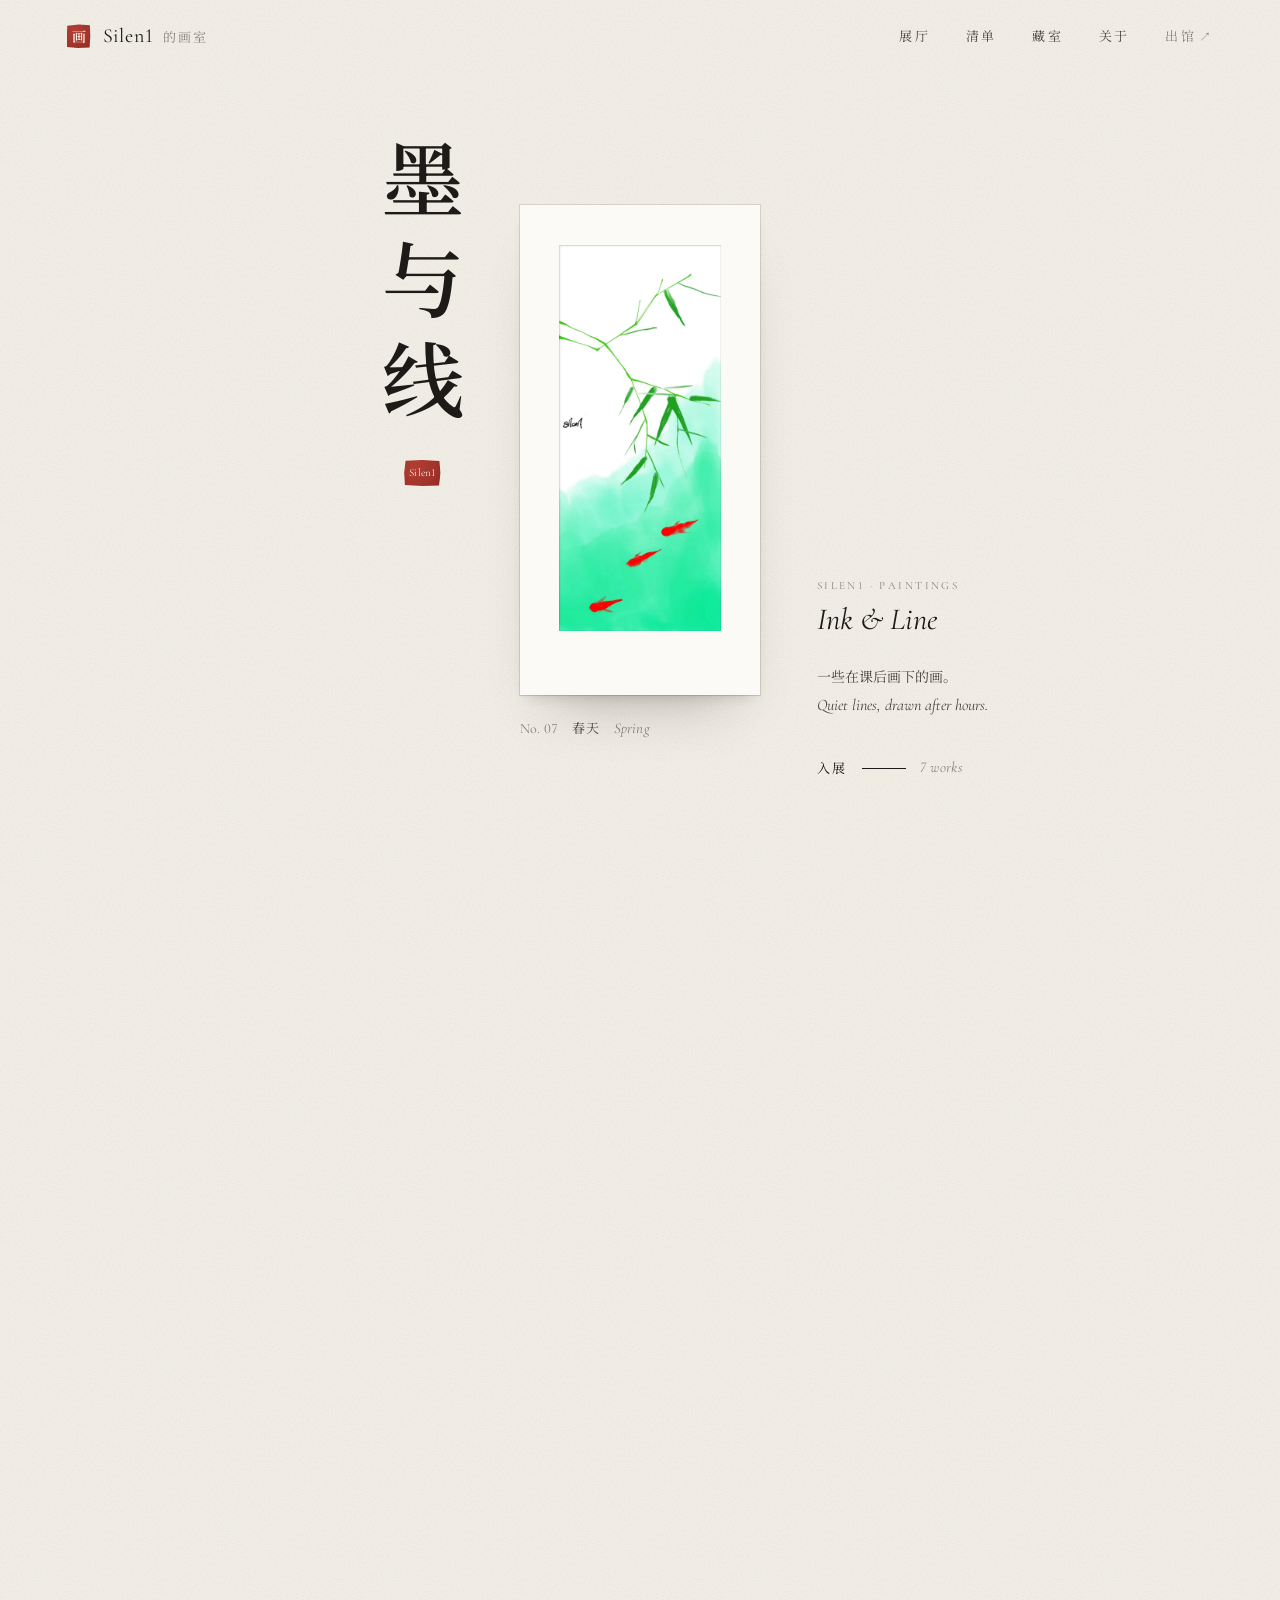
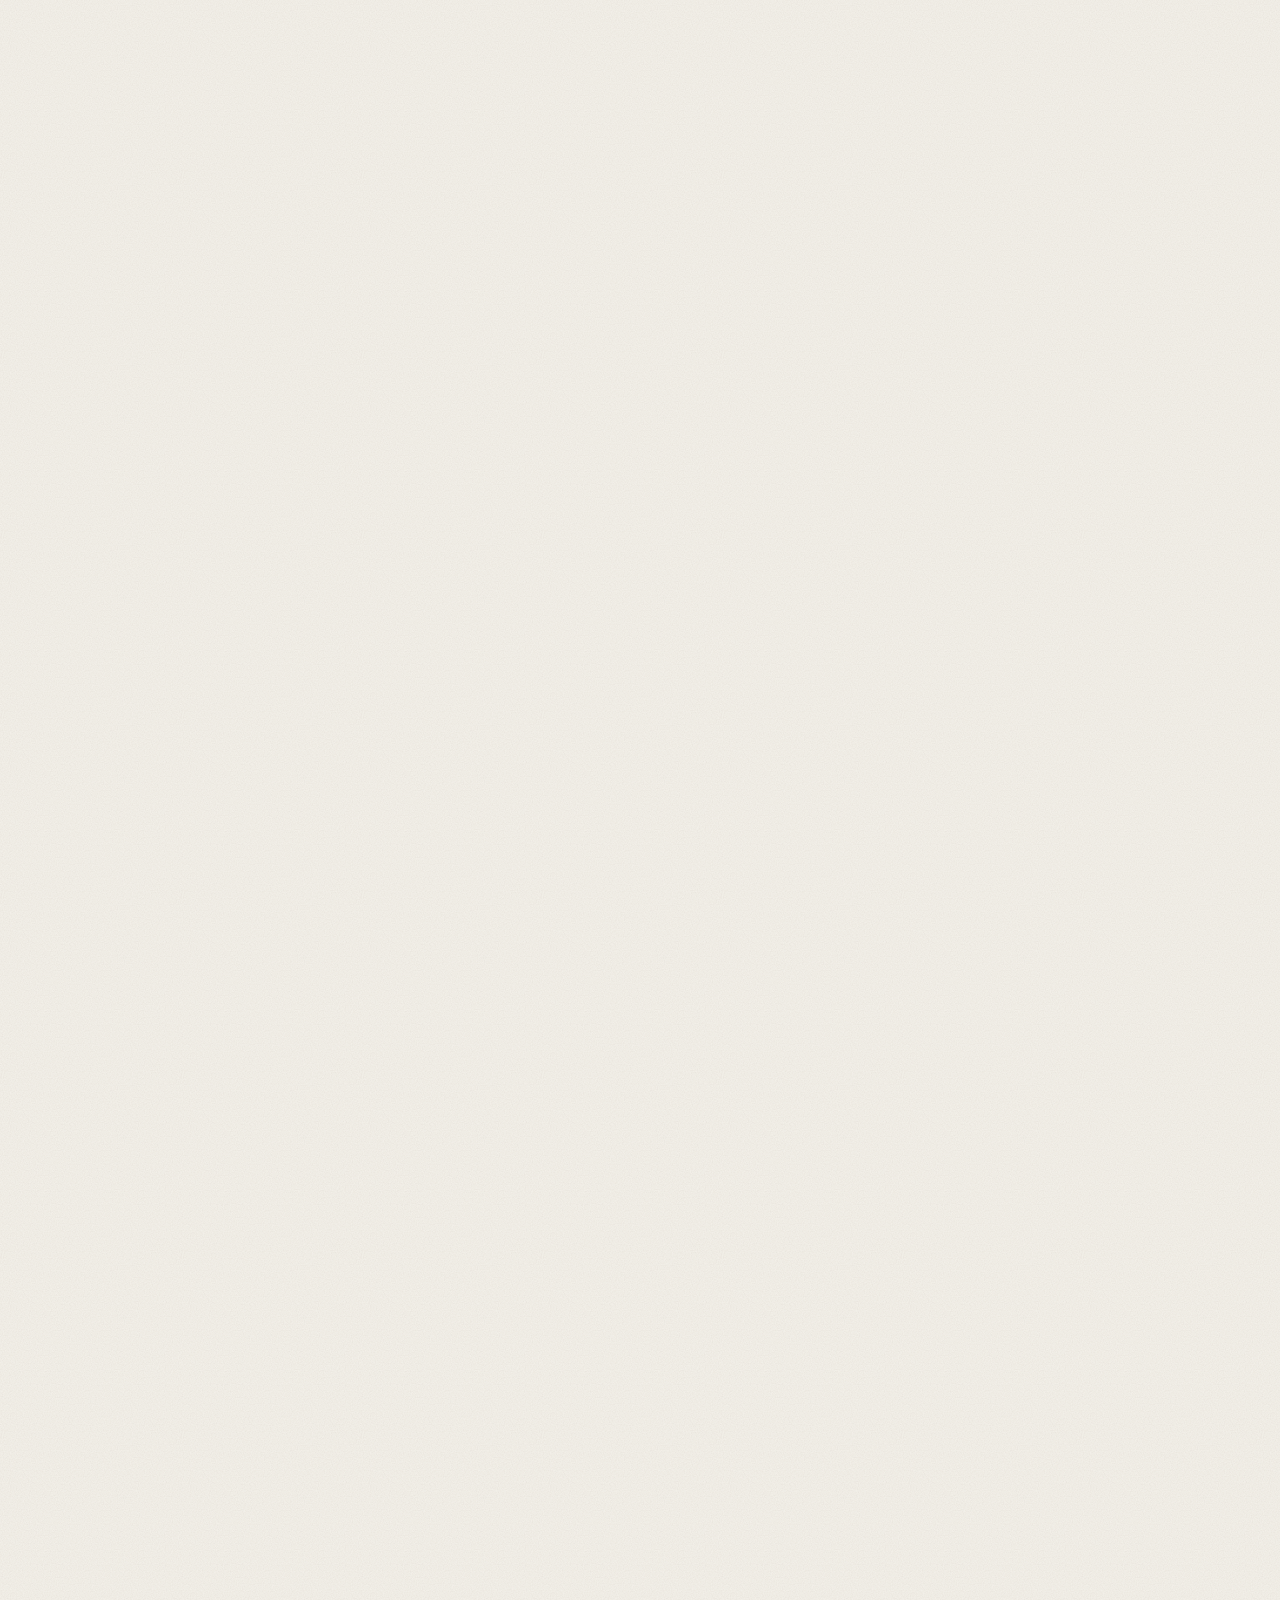
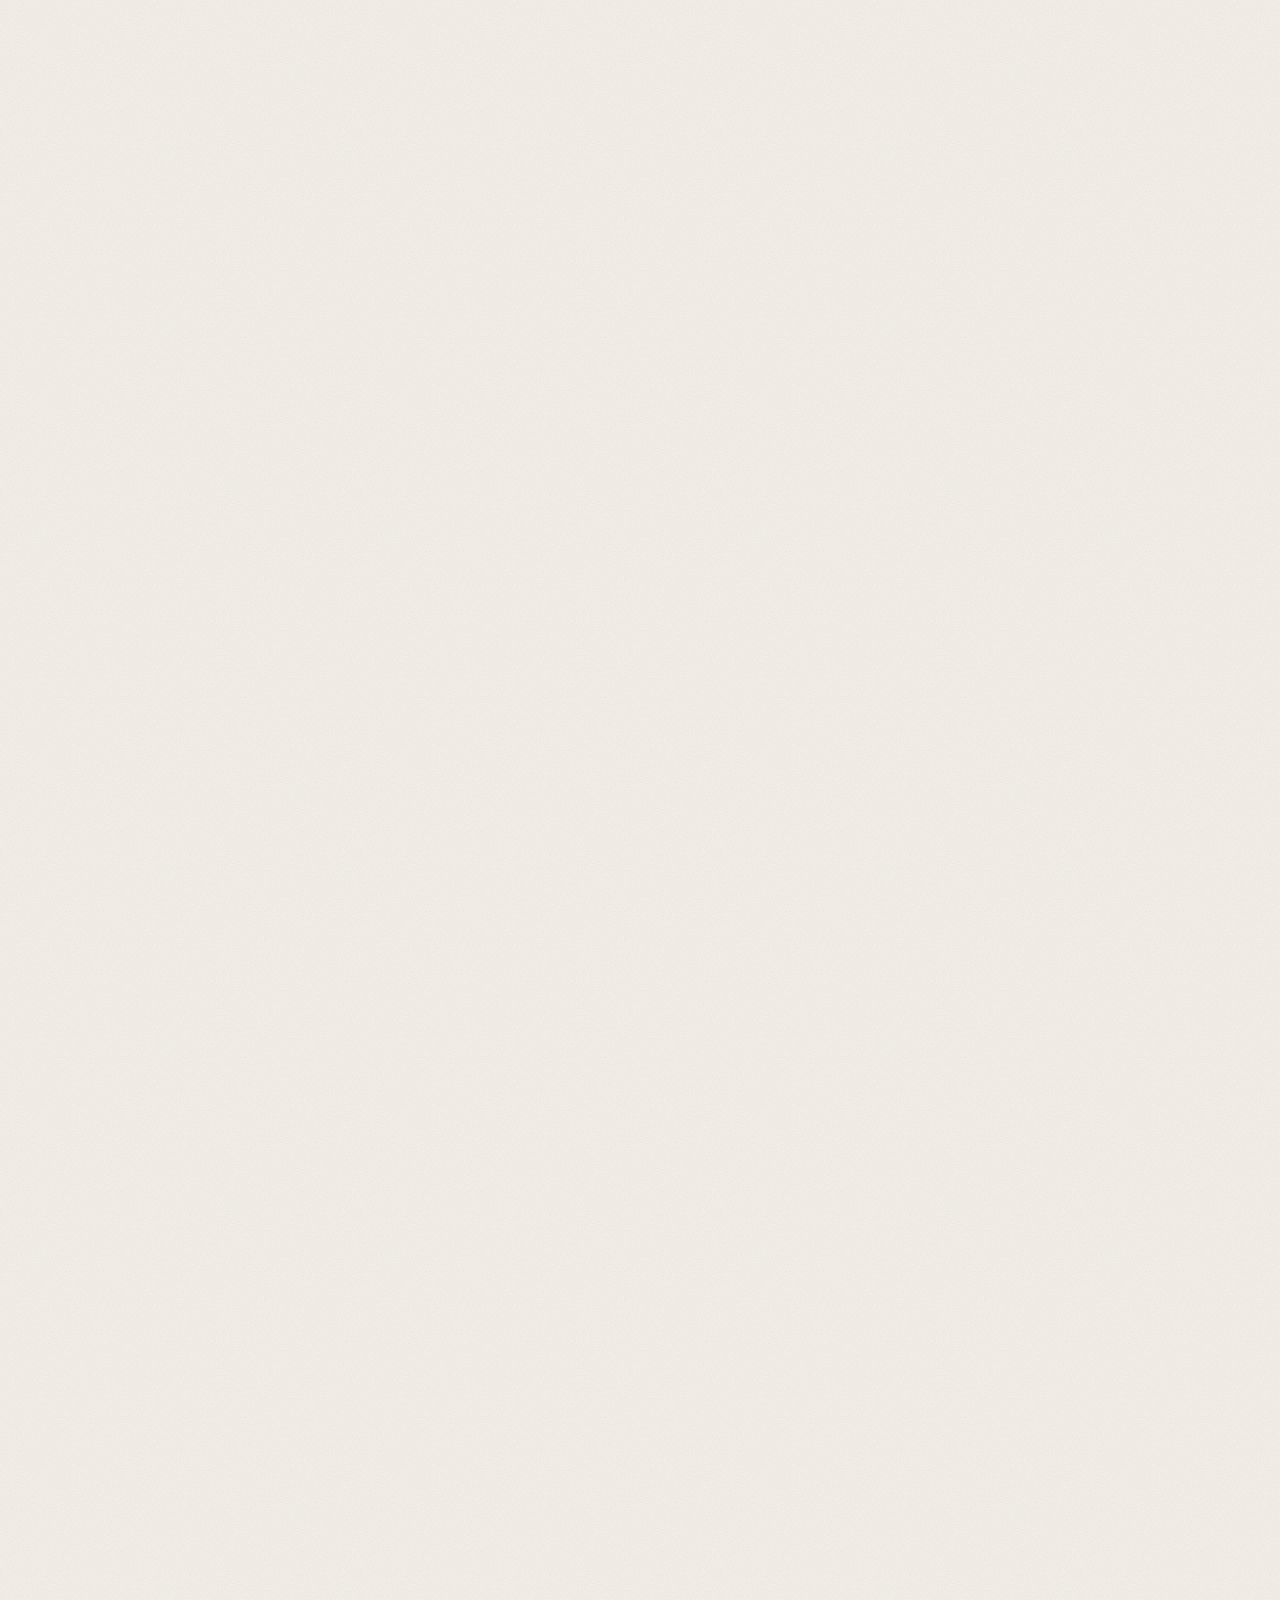
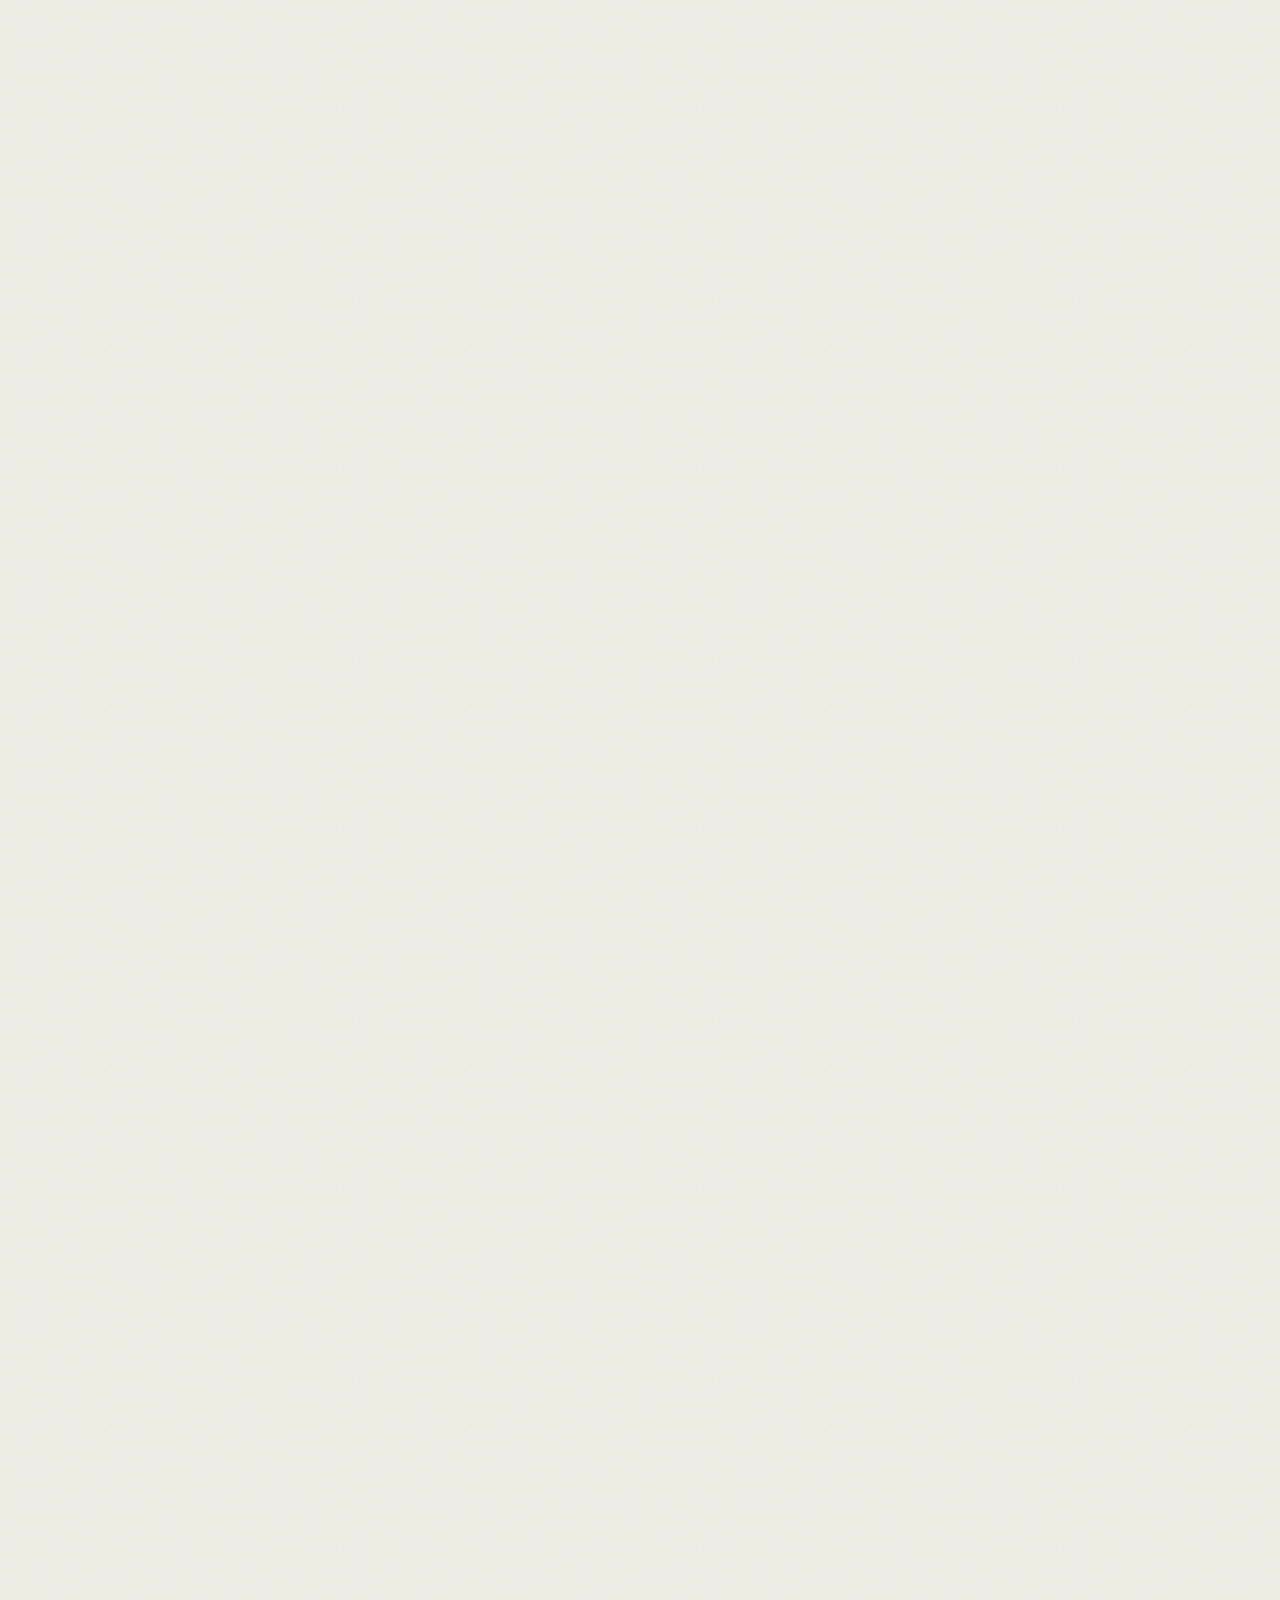
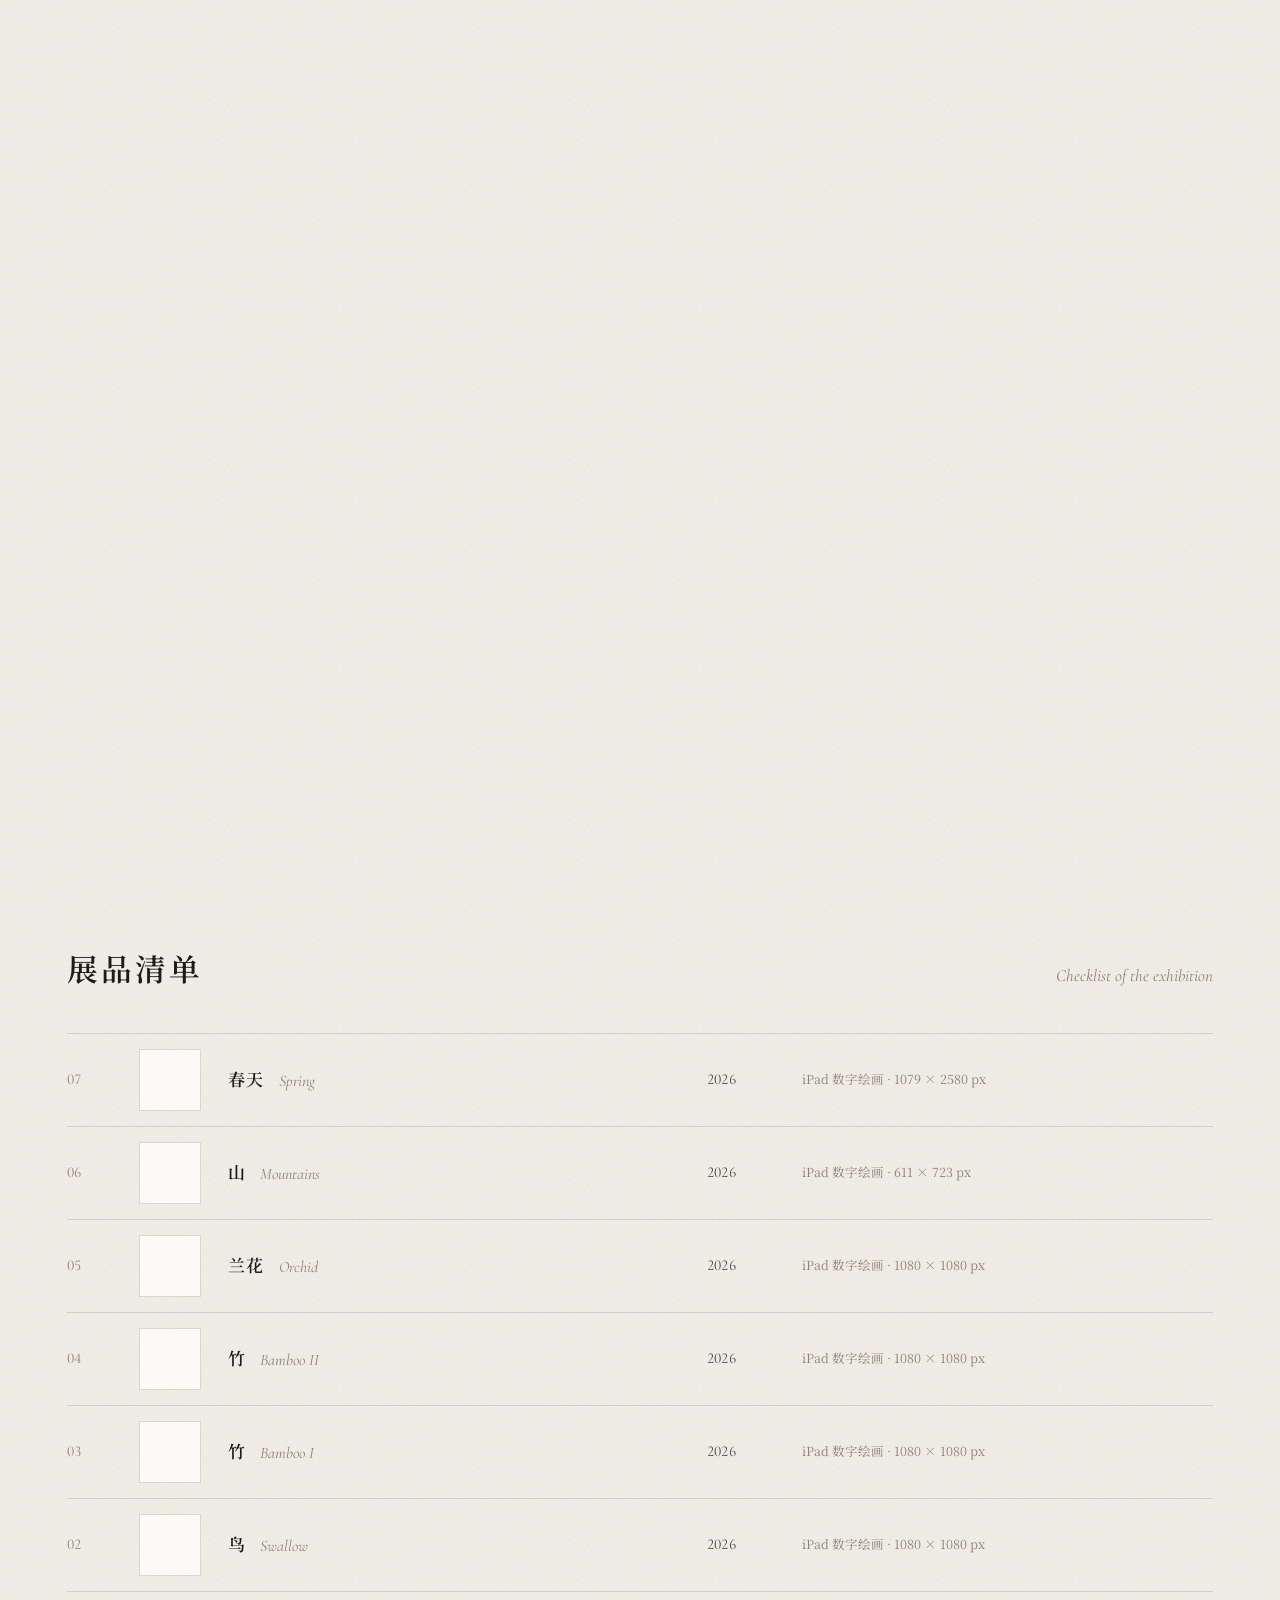
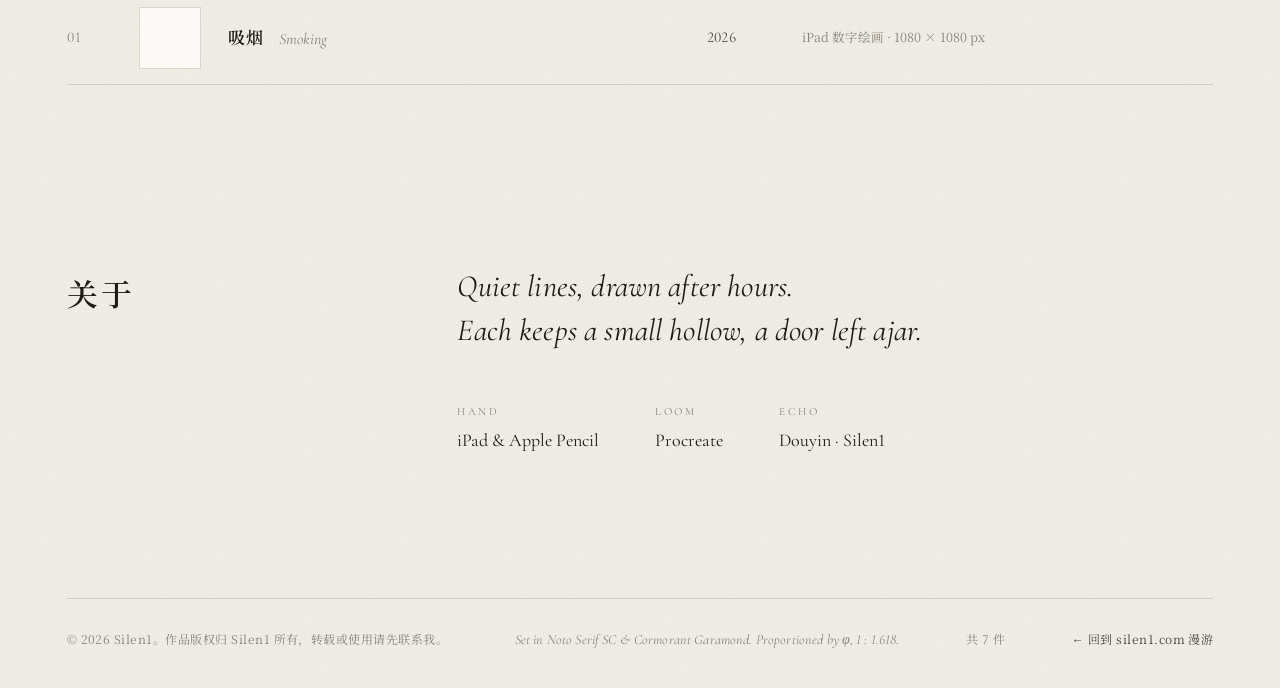
<file: index.html>
<!doctype html>
<html lang="zh-CN">
<head>
  <meta charset="utf-8">
  <meta name="viewport" content="width=device-width, initial-scale=1, viewport-fit=cover">
  <meta http-equiv="Content-Security-Policy" content="default-src 'self'; img-src 'self' data:; media-src 'self' blob:; style-src 'self'; script-src 'self'; font-src 'self'; object-src 'none'; base-uri 'self'; form-action 'none'">
  <meta name="referrer" content="strict-origin-when-cross-origin">
  <title>Silen1 的画室</title>
  <meta name="description" content="Silen1 在 iPad 上画的画。Paintings by Silen1.">
  <meta name="theme-color" content="#F2EFE8">
  <meta property="og:type" content="website">
  <meta property="og:title" content="Silen1 的画室">
  <meta property="og:description" content="Silen1 在 iPad 上画的画。Paintings by Silen1.">
  <meta property="og:image" content="https://silen1.com/gallery/assets/og.jpg">
  <meta name="twitter:card" content="summary_large_image">
  <link rel="icon" href="assets/favicon.svg" type="image/svg+xml">
  <link rel="preload" href="assets/fonts/serif-600.woff2" as="font" type="font/woff2" crossorigin>
  <link rel="stylesheet" href="css/style.css">
</head>
<body data-page="home">
  <a class="skip" href="#hall">跳到展厅</a>

  <header class="bar" id="bar">
    <a class="mark" href="./" aria-label="Silen1 的画室，首页"><span class="seal" aria-hidden="true">画</span><span class="mark__name">Silen1 <span class="mark__sub">的画室</span></span></a>
    <nav class="bar__nav" aria-label="主导航">
      <a href="#hall">展厅</a>
      <a href="#catalog">清单</a>
      <a href="collection.html">藏室</a>
      <a href="#about">关于</a>
      <a class="bar__out" href="https://silen1.com/wander/">出馆<i aria-hidden="true">↗</i></a>
    </nav>
  </header>

  <main>
    <section class="hero" aria-labelledby="hero-title">
      <h1 class="hero__title" id="hero-title">墨与线</h1>
      <figure class="hero__fig" id="hero-fig" hidden>
        <a class="frame" id="hero-art"></a>
        <figcaption class="hero__cap" id="hero-cap"></figcaption>
      </figure>
      <div class="hero__side">
        <p class="smallcaps" lang="en">Silen1 · Paintings</p>
        <p class="hero__en" lang="en">Ink &amp; Line</p>
        <p class="hero__lede">一些在课后画下的画。<br><span lang="en">Quiet lines, drawn after hours.</span></p>
        <a class="hero__go" href="#hall"><span>入展</span><i aria-hidden="true"></i><em lang="en" id="hero-count"></em></a>
      </div>
    </section>

    <div class="hall" id="hall" aria-label="展厅"></div>

    <p class="room" id="room" aria-hidden="true"><b id="room-no">01</b><span>/</span><span id="room-total">05</span><span class="room__title" id="room-title"></span></p>

    <section class="checklist" id="catalog" aria-labelledby="catalog-heading">
      <header class="sec-head">
        <h2 id="catalog-heading">展品清单</h2>
        <p class="sec-head__en" lang="en">Checklist of the exhibition</p>
      </header>
      <ol class="list" id="index"></ol>
      <p class="empty" id="works-empty" hidden>还没有作品。</p>
    </section>

    <section class="about" id="about" aria-labelledby="about-heading">
      <h2 id="about-heading">关于</h2>
      <div class="about__body" lang="en">
        <p class="about__lead">Quiet lines, drawn after hours.<br>Each keeps a small hollow, a door left ajar.</p>
        <dl class="about__tools">
          <div><dt>Hand</dt><dd>iPad &amp; Apple Pencil</dd></div>
          <div><dt>Loom</dt><dd>Procreate</dd></div>
          <div><dt>Echo</dt><dd>Douyin · Silen1</dd></div>
        </dl>
      </div>
    </section>
  </main>

  <footer class="foot">
    <p>© <span id="foot-year">2026</span> Silen1。作品版权归 Silen1 所有，转载或使用请先联系我。</p>
    <p lang="en">Set in Noto Serif SC &amp; Cormorant Garamond. <span class="foot__phi">Proportioned by φ, 1 : 1.618.</span></p>
    <p id="foot-updated"></p>
    <p class="foot__home"><a href="https://silen1.com/wander/">← 回到 silen1.com 漫游</a></p>
  </footer>

  <script src="data/works.js"></script>
  <script src="js/main.js"></script>
</body>
</html>
</file>
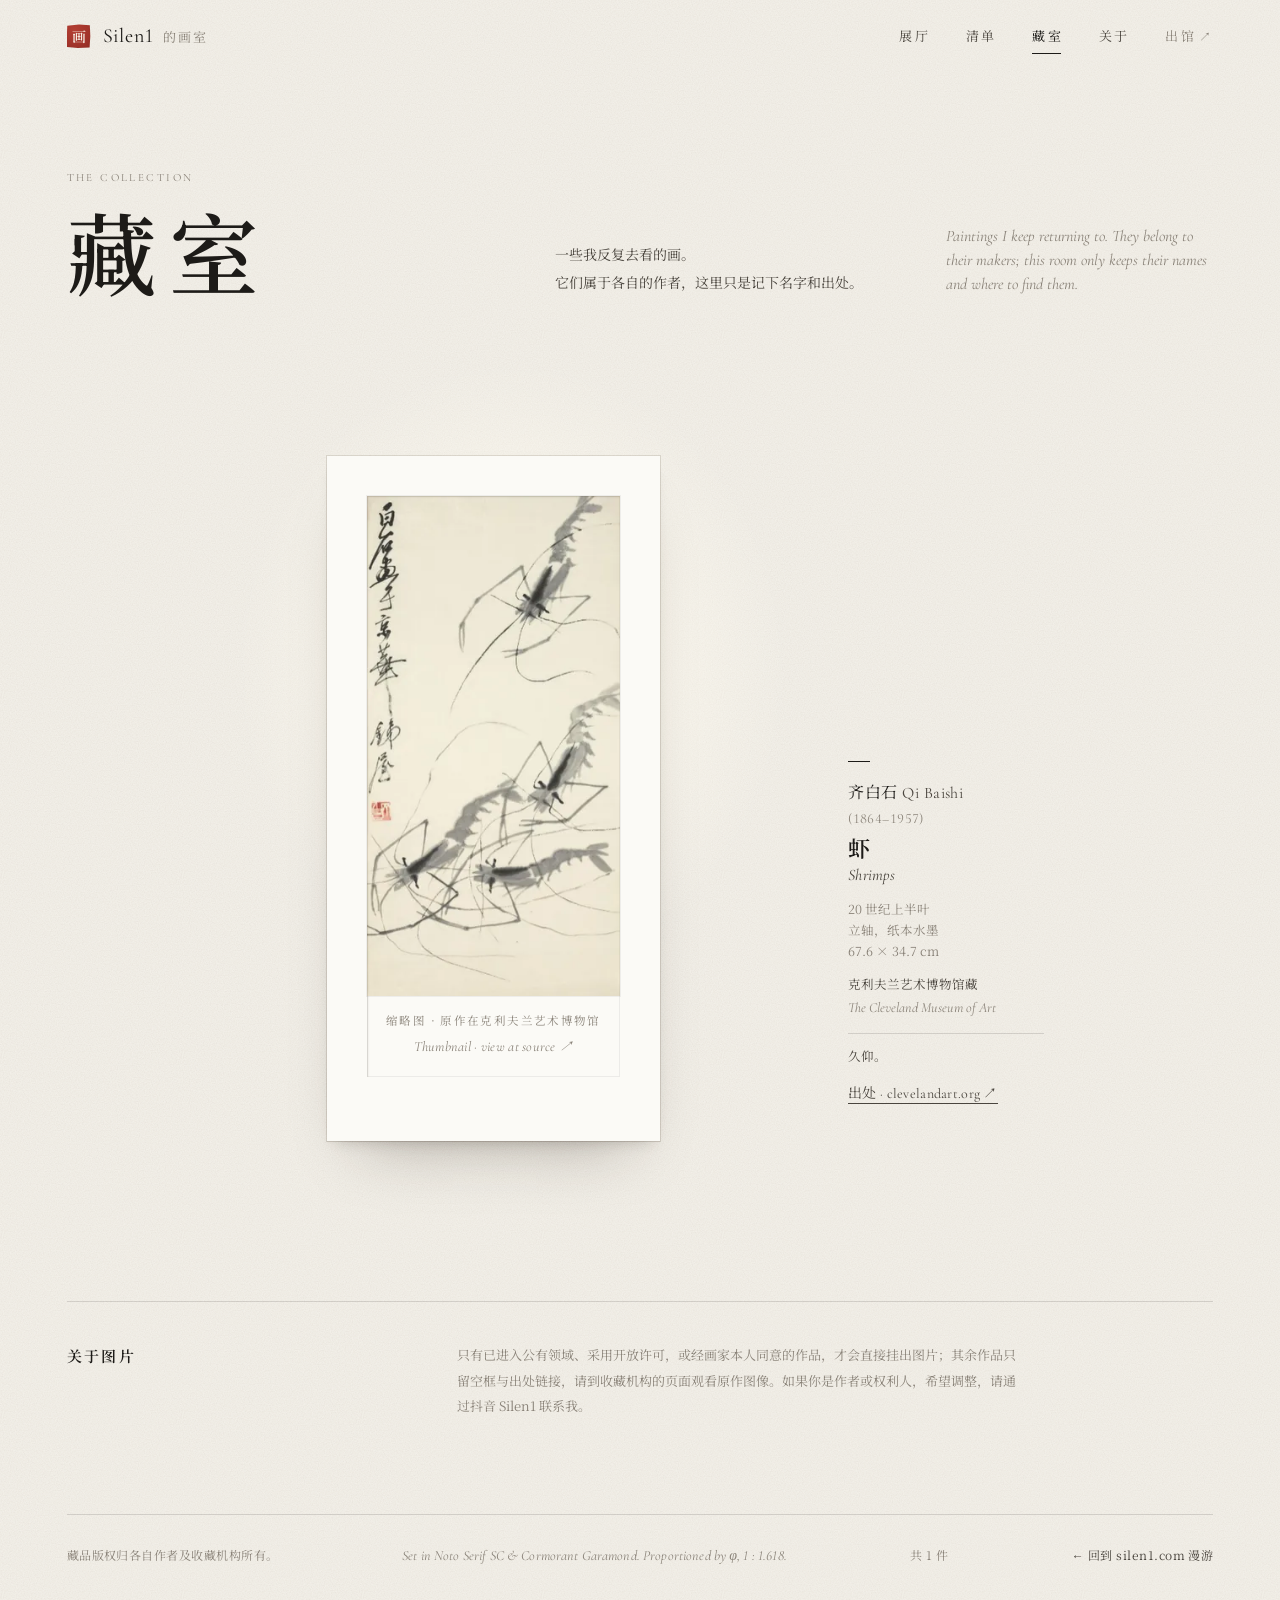
<file: collection.html>
<!doctype html>
<html lang="zh-CN">
<head>
  <meta charset="utf-8">
  <meta name="viewport" content="width=device-width, initial-scale=1, viewport-fit=cover">
  <meta http-equiv="Content-Security-Policy" content="default-src 'self'; img-src 'self' data:; style-src 'self'; script-src 'self'; font-src 'self'; object-src 'none'; base-uri 'self'; form-action 'none'">
  <meta name="referrer" content="strict-origin-when-cross-origin">
  <title>藏室 | Silen1 的画室</title>
  <meta name="description" content="Silen1 欣赏的画，注明作者与出处。Paintings Silen1 admires, with artist and source.">
  <meta name="theme-color" content="#F2EFE8">
  <meta property="og:type" content="website">
  <meta property="og:title" content="藏室 | Silen1 的画室">
  <meta property="og:image" content="https://silen1.com/gallery/assets/og.jpg">
  <meta name="twitter:card" content="summary_large_image">
  <link rel="icon" href="assets/favicon.svg" type="image/svg+xml">
  <link rel="stylesheet" href="css/style.css">
</head>
<body data-page="collection">
  <a class="skip" href="#vault">跳到藏品</a>

  <header class="bar" id="bar">
    <a class="mark" href="./" aria-label="Silen1 的画室，首页"><span class="seal" aria-hidden="true">画</span><span class="mark__name">Silen1 <span class="mark__sub">的画室</span></span></a>
    <nav class="bar__nav" aria-label="主导航">
      <a href="./#hall">展厅</a>
      <a href="./#catalog">清单</a>
      <a href="collection.html" aria-current="page">藏室</a>
      <a href="./#about">关于</a>
      <a class="bar__out" href="https://silen1.com/wander/">出馆<i aria-hidden="true">↗</i></a>
    </nav>
  </header>

  <main>
    <header class="vault-head">
      <p class="smallcaps" lang="en">The Collection</p>
      <h1>藏室</h1>
      <p class="vault-head__lede">一些我反复去看的画。<br>它们属于各自的作者，这里只是记下名字和出处。</p>
      <p class="vault-head__en" lang="en">Paintings I keep returning to. They belong to their makers; this room only keeps their names and where to find them.</p>
    </header>

    <div class="vault" id="vault"></div>
    <p class="empty" id="vault-empty" hidden>藏室还空着。</p>

    <section class="vault-note" aria-labelledby="note-heading">
      <h2 id="note-heading">关于图片</h2>
      <p>只有已进入公有领域、采用开放许可，或经画家本人同意的作品，才会直接挂出图片；其余作品只留空框与出处链接，请到收藏机构的页面观看原作图像。如果你是作者或权利人，希望调整，请通过抖音 Silen1 联系我。</p>
    </section>
  </main>

  <footer class="foot">
    <p>藏品版权归各自作者及收藏机构所有。</p>
    <p lang="en">Set in Noto Serif SC &amp; Cormorant Garamond. <span class="foot__phi">Proportioned by φ, 1 : 1.618.</span></p>
    <p id="foot-updated"></p>
    <p class="foot__home"><a href="https://silen1.com/wander/">← 回到 silen1.com 漫游</a></p>
  </footer>

  <script src="data/collection.js"></script>
  <script src="data/works.js"></script>
  <script src="js/main.js"></script>
</body>
</html>
</file>
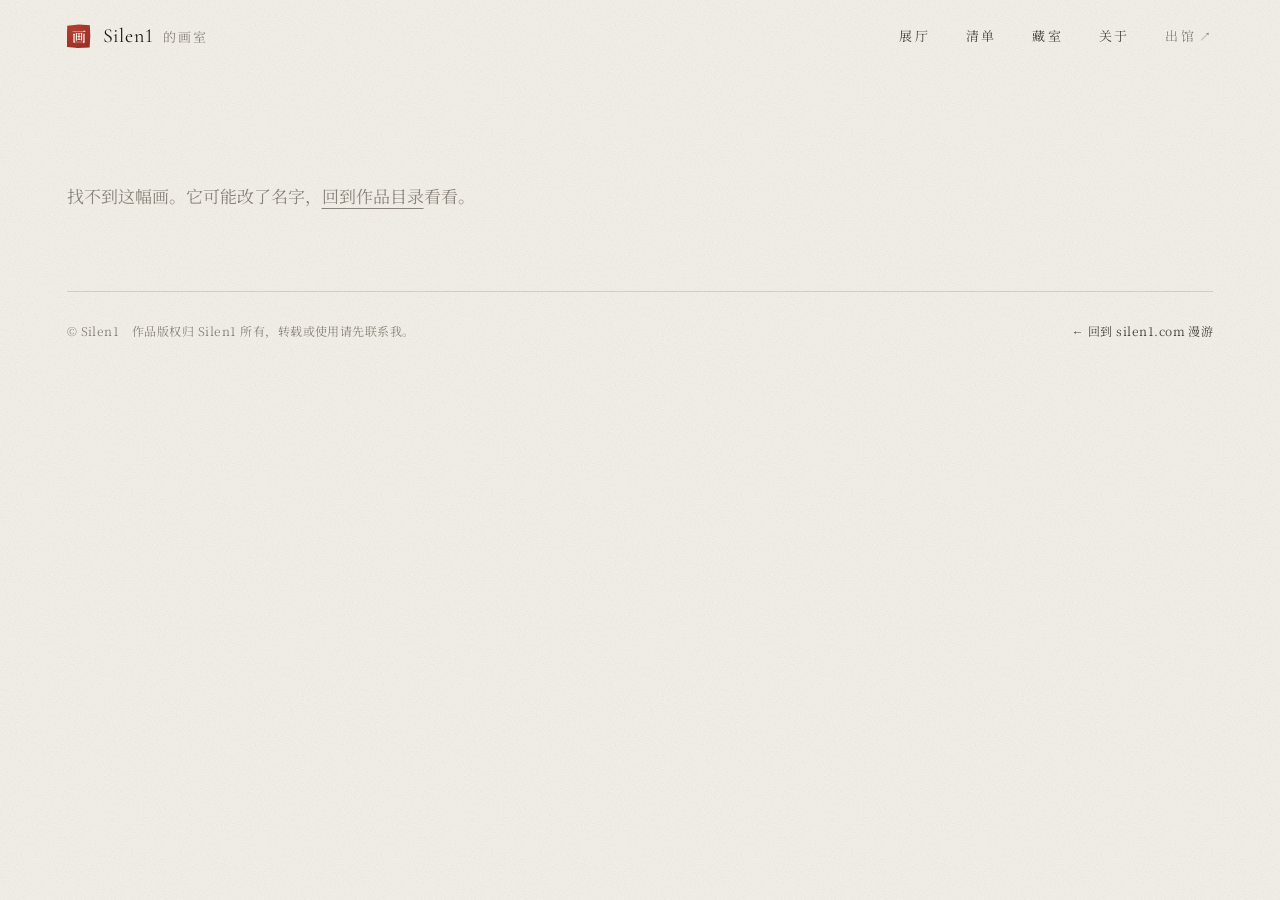
<file: work.html>
<!doctype html>
<html lang="zh-CN">
<head>
  <meta charset="utf-8">
  <meta name="viewport" content="width=device-width, initial-scale=1, viewport-fit=cover">
  <meta http-equiv="Content-Security-Policy" content="default-src 'self'; img-src 'self' data:; media-src 'self' blob:; style-src 'self'; script-src 'self'; font-src 'self'; connect-src 'self'; object-src 'none'; base-uri 'self'; form-action 'none'">
  <meta name="referrer" content="strict-origin-when-cross-origin">
  <title>作品 | Silen1 的画室</title>
  <meta name="theme-color" content="#F2EFE8">
  <meta property="og:type" content="website">
  <meta property="og:title" content="Silen1 的画室">
  <meta property="og:image" content="https://silen1.com/gallery/assets/og.jpg">
  <meta name="twitter:card" content="summary_large_image">
  <link rel="icon" href="assets/favicon.svg" type="image/svg+xml">
  <link rel="stylesheet" href="css/style.css">
</head>
<body data-page="work">
  <a class="skip" href="#piece">跳到作品</a>

  <header class="bar" id="bar">
    <a class="mark" href="./"><span class="seal" aria-hidden="true">画</span><span class="mark__name">Silen1 <span class="mark__sub">的画室</span></span></a>
    <nav class="bar__nav" aria-label="主导航">
      <a href="./#hall">展厅</a>
      <a href="./#catalog">清单</a>
      <a href="collection.html">藏室</a>
      <a href="./#about">关于</a>
      <a class="bar__out" href="https://silen1.com/wander/">出馆<i aria-hidden="true">↗</i></a>
    </nav>
  </header>

  <main class="piece" id="piece">
    <div class="piece__wall">
      <a class="frame piece__art" id="piece-art" target="_blank" rel="noopener"></a>
    </div>

    <aside class="piece__info">
      <div class="label label--lg" id="piece-label"><h1 class="label__title">作品</h1></div>
      <p class="piece__notes" id="piece-notes"></p>
      <dl class="piece__meta" id="piece-meta"></dl>
      <p class="piece__full"><a id="piece-full" target="_blank" rel="noopener">查看原图<i aria-hidden="true">↗</i></a></p>
    </aside>

    <section class="player" id="player" hidden aria-labelledby="player-heading">
      <h2 id="player-heading">绘画过程</h2>
      <div class="player__screen" id="player-screen"></div>
      <div class="player__controls">
        <button class="player__btn" id="player-btn" type="button">播放</button>
        <input class="player__range" id="player-range" type="range" min="0" max="1000" value="0" step="1" aria-label="回放进度">
        <span class="player__time" id="player-time">00:00</span>
      </div>
    </section>

    <nav class="pager" aria-label="上一件和下一件">
      <a class="pager__link pager__prev" id="pager-prev" hidden></a>
      <a class="pager__back" href="./#catalog">全部展品</a>
      <a class="pager__link pager__next" id="pager-next" hidden></a>
    </nav>
  </main>

  <p class="empty empty--page" id="piece-missing" hidden>找不到这幅画。它可能改了名字，<a href="./#catalog">回到作品目录</a>看看。</p>

  <footer class="foot">
    <p>© Silen1　作品版权归 Silen1 所有，转载或使用请先联系我。</p>
    <p class="foot__home"><a href="https://silen1.com/wander/">← 回到 silen1.com 漫游</a></p>
  </footer>

  <script src="data/works.js"></script>
  <script src="js/main.js"></script>
</body>
</html>
</file>
<file: css/style.css>
/* =========================================================
   Silen1 的画室  ·  白厅
   米白的墙，一面墙挂一幅画，旁边一张展签。
   改颜色只需要改下面 :root 里的几个变量。
   ========================================================= */

/* 字体放在本站，只包含网站上用到的字（tools/subset-fonts.py 生成） */
@font-face { font-family: "Gallery Serif"; font-weight: 400; font-display: swap; src: url(../assets/fonts/serif-400.woff2) format("woff2"); }
@font-face { font-family: "Gallery Serif"; font-weight: 600; font-display: swap; src: url(../assets/fonts/serif-600.woff2) format("woff2"); }
@font-face { font-family: "Gallery Latin"; font-weight: 400; font-style: normal; font-display: swap; src: url(../assets/fonts/latin-400.woff2) format("woff2"); }
@font-face { font-family: "Gallery Latin"; font-weight: 400; font-style: italic; font-display: swap; src: url(../assets/fonts/latin-400i.woff2) format("woff2"); }

:root {
  --wall: #F2EFE8;      /* 墙面：带一点暖灰的米白 */
  --mat: #FBFAF6;       /* 卡纸 */
  --ink: #1D1B18;       /* 文字 */
  --ink-2: #4A453E;
  --mute: #8A8379;      /* 次要文字 */
  --hair: rgba(29,27,24,.14);   /* 发丝线 */
  --seal: #A2342B;      /* 印泥红 */
  --serif: "Gallery Serif", "Songti SC", "STSong", "Noto Serif CJK SC", "Source Han Serif SC", "SimSun", serif;
  --latin: "Gallery Latin", "Gallery Serif", Georgia, serif;
  --g: clamp(20px, 5.2vw, 80px);
  --ease: cubic-bezier(.22,.61,.24,1);
  --phi: 1.618;         /* 黄金分割：卡纸下边、详情页分栏、空画框都按它来 */
  color-scheme: light;
}

/* ---------- 基础 ---------- */
*, *::before, *::after { box-sizing: border-box; }
html { scroll-behavior: smooth; -webkit-text-size-adjust: 100%; scrollbar-width: thin; scrollbar-color: #CDC6B9 transparent; text-autospace: normal; }
body {
  margin: 0; color: var(--ink); background-color: var(--wall);
  /* 墙面细微的颗粒，近看才看得出来 */
  background-image: url("data:image/svg+xml,%3Csvg xmlns='http://www.w3.org/2000/svg' width='180' height='180'%3E%3Cfilter id='n'%3E%3CfeTurbulence type='fractalNoise' baseFrequency='.85' numOctaves='2' stitchTiles='stitch'/%3E%3CfeColorMatrix values='0 0 0 0 .35  0 0 0 0 .3  0 0 0 0 .24  .16 0 0 0 -.04'/%3E%3C/filter%3E%3Crect width='100%25' height='100%25' filter='url(%23n)'/%3E%3C/svg%3E");
  font-family: var(--serif); font-size: 15px; line-height: 1.85;
  font-variant-numeric: lining-nums;
  -webkit-font-smoothing: antialiased; text-rendering: optimizeLegibility; overflow-x: hidden;
}
img, video { display: block; max-width: 100%; height: auto; }
a { color: inherit; text-decoration: none; }
i, em { font-family: var(--latin); font-style: italic; font-weight: 400; }
h1, h2, h3 { margin: 0; font-weight: 600; font-feature-settings: "palt"; text-wrap: balance; }
p { margin: 0; text-wrap: pretty; }
::selection { background: rgba(162,52,43,.16); }
:focus-visible { outline: 1px solid var(--seal); outline-offset: 5px; }
[hidden] { display: none !important; }

.skip { position: absolute; left: 12px; top: -60px; z-index: 50; background: var(--ink); color: var(--wall); padding: 8px 14px; }
.skip:focus { top: 12px; }

.smallcaps, .about__tools dt {
  font-family: var(--latin); text-transform: uppercase; letter-spacing: .22em; font-size: 11px !important;
}
.label__num { font-family: var(--latin); font-variant-numeric: lining-nums tabular-nums; letter-spacing: .02em; }

/* ---------- 印章 ---------- */
.seal {
  display: inline-grid; place-items: center; width: 24px; height: 24px; flex: none;
  color: #F6ECE2; font-size: 14px; font-weight: 600; letter-spacing: 0; line-height: 1;
  background: radial-gradient(circle at 30% 25%, #B23E33, var(--seal) 60%, #8E2B23);
  clip-path: polygon(3% 6%, 52% 1%, 97% 4%, 99% 49%, 96% 97%, 47% 99%, 2% 95%, 1% 52%);
}

/* ---------- 顶栏：往下读时让开 ---------- */
.bar {
  position: fixed; inset: 0 0 auto; z-index: 20;
  display: flex; justify-content: space-between; align-items: center;
  padding: 22px var(--g); padding-top: max(22px, env(safe-area-inset-top));
  transition: transform .5s var(--ease), background-color .4s, padding .4s var(--ease), box-shadow .4s;
}
.bar.is-scrolled {
  padding-top: max(14px, env(safe-area-inset-top)); padding-bottom: 14px;
  background-color: rgba(242,239,232,.88); -webkit-backdrop-filter: blur(12px) saturate(1.1); backdrop-filter: blur(12px) saturate(1.1);
  box-shadow: 0 1px 0 var(--hair);
}
.bar.is-hidden { transform: translateY(-101%); }
.mark { display: inline-flex; align-items: center; gap: 12px; }
.mark__name { font-family: var(--latin); font-size: 20px; letter-spacing: .04em; line-height: 1; }
.mark__sub { font-family: var(--serif); font-size: 13px; letter-spacing: .14em; color: var(--mute); margin-left: 4px; }
.bar__nav { display: flex; gap: clamp(18px, 2.8vw, 40px); font-size: 13px; letter-spacing: .18em; }
.bar__nav a { position: relative; padding: 2px 0; color: var(--ink-2); transition: color .3s; }
.bar__nav a::after {
  content: ""; position: absolute; left: 0; right: .18em; bottom: -3px; height: 1px; background: currentColor;
  transform: scaleX(0); transform-origin: right; transition: transform .5s var(--ease);
}
.bar__nav a:hover { color: var(--ink); }
.bar__nav a:hover::after { transform: scaleX(1); transform-origin: left; }

/* ---------- 画框：宽卡纸、斜切口、贴墙的影子 ---------- */
.frame {
  --pad: clamp(14px, min(4.4vh, 6.4vw), 44px);
  display: block; position: relative; background: var(--mat); padding: var(--pad);
  padding-bottom: calc(var(--pad) * var(--phi)); /* 下边宽一些：下边 = 上边 × φ，像装裱那样“天窄地宽” */
  box-shadow:
    0 0 0 1px rgba(70,56,40,.14),
    0 1px 1px rgba(40,30,20,.06),
    0 8px 14px -8px rgba(40,30,20,.20),
    0 34px 60px -34px rgba(40,30,20,.34);
}
.frame img { width: 100%; background: #fff; }
.frame::after { /* 卡纸开窗的斜切口，在画边上投下一圈极细的阴影 */
  content: ""; position: absolute; inset: var(--pad) var(--pad) calc(var(--pad) * var(--phi)); pointer-events: none;
  box-shadow: inset 0 0 0 1px rgba(0,0,0,.05), inset 1px 1px 2px rgba(60,45,30,.16);
}

/* ---------- 首屏 ---------- */
.hero {
  min-height: 100vh; min-height: 100svh;
  display: grid; grid-template-columns: 1fr auto 1fr; align-items: center; column-gap: clamp(28px, 4.4vw, 72px);
  padding: 120px var(--g) 72px;
}
.hero__title {
  grid-column: 1; justify-self: end; align-self: start; margin-top: 2vh;
  writing-mode: vertical-rl; font-size: clamp(56px, 6.4vw, 104px); line-height: 1; letter-spacing: .22em;
  position: relative;
}
.hero__title::after { /* 落款的小印 */
  content: "Silen1"; writing-mode: horizontal-tb; position: absolute; left: 50%; bottom: -22px; transform: translate(-50%, 100%);
  font-family: var(--latin); font-size: 11px; font-weight: 400; letter-spacing: .02em; line-height: 1;
  padding: 7px 5px 8px; color: #F6ECE2;
  background: radial-gradient(circle at 30% 25%, #B23E33, var(--seal) 60%, #8E2B23);
  clip-path: polygon(4% 3%, 50% 0, 97% 4%, 100% 50%, 96% 98%, 50% 100%, 2% 96%, 0 48%);
}
.hero__fig { grid-column: 2; margin: 0; width: min(calc(64vh * var(--ar, 1)), 46vw); }
.hero__cap { display: flex; gap: 14px; align-items: baseline; margin-top: 20px; font-size: 13px; letter-spacing: .06em; color: var(--ink-2); }
.hero__cap .label__num { color: var(--mute); font-size: 14px; }
.hero__cap i { color: var(--mute); font-size: 15px; letter-spacing: .01em; }
.hero__side { grid-column: 3; align-self: end; max-width: 250px; padding-bottom: 46px; }
.hero__side .smallcaps { font-size: 15px; color: var(--mute); }
.hero__en { font-family: var(--latin); font-style: italic; font-size: clamp(26px, 2.4vw, 36px); line-height: 1.15; margin-top: 6px; }
.hero__lede { margin-top: 26px; font-size: 14px; color: var(--ink-2); line-height: 1.9; }
.hero__lede span { font-family: var(--latin); font-style: italic; font-size: 16px; }
.hero__go { display: inline-flex; align-items: center; gap: 14px; margin-top: 34px; font-size: 13px; letter-spacing: .2em; }
.hero__go i { display: block; width: 44px; height: 1px; background: var(--ink); transition: width .6s var(--ease); }
.hero__go em { font-size: 15px; letter-spacing: .02em; color: var(--mute); }
.hero__go:hover i { width: 76px; }

/* ---------- 展厅：左右交替地挂 ---------- */
.wall {
  position: relative; min-height: 100vh; min-height: 100svh;
  display: grid; grid-template-columns: repeat(12, minmax(0, 1fr)); column-gap: clamp(16px, 2vw, 32px); align-items: center;
  padding: 120px var(--g);
}
.wall::before { /* 顶上的一盏灯，走近才亮 */
  content: ""; position: absolute; inset: 0; pointer-events: none;
  background: radial-gradient(ellipse 30% 46% at var(--lx, 40%) 36%, rgba(255,251,240,.95), rgba(255,251,240,0) 72%);
  opacity: 0; transition: opacity 2s var(--ease), transform 1.2s var(--ease);
}
.wall--l { --lx: 40%; }
.wall--r { --lx: 60%; }
.wall__art { position: relative; width: min(100%, calc(70vh * var(--ar, 1))); justify-self: center; }
.wall--l .wall__art { grid-column: 2 / span 7; }
.wall--l .label { grid-column: 9 / span 3; }
.wall--r .wall__art { grid-column: 5 / span 7; grid-row: 1; }
.wall--r .label { grid-column: 2 / span 3; grid-row: 1; justify-self: end; }
.wall .label { align-self: end; margin-bottom: 4vh; }

.reveal .wall__art { opacity: 0; transition: opacity 1.4s var(--ease) .15s; }
.reveal .label { opacity: 0; transition: opacity 1s var(--ease) .7s; }
.reveal.in::before { opacity: 1; }
.reveal.in .wall__art, .reveal.in .label { opacity: 1; }
.wall:has(.wall__art:hover)::before { transform: scale(1.06); }
.wall__art img { transition: filter .8s var(--ease); }
.wall__art:hover img { filter: brightness(1.02) contrast(1.02); }

/* 角落里的编号 */
.room {
  position: fixed; left: var(--g); bottom: 30px; z-index: 5; margin: 0;
  display: flex; align-items: baseline; gap: 6px; pointer-events: none;
  font-family: var(--latin); font-size: 15px; color: var(--mute); font-variant-numeric: lining-nums tabular-nums;
  opacity: 0; transform: translateY(6px); transition: opacity .6s var(--ease), transform .6s var(--ease);
}
.room b { font-weight: 400; color: var(--ink); }
.room__title { font-family: var(--serif); font-size: 12px; letter-spacing: .16em; margin-left: 14px; color: var(--ink-2); }
.room.is-on { opacity: 1; transform: none; }

/* ---------- 展签 ---------- */
.label { position: relative; width: 196px; font-size: 12.5px; line-height: 1.7; color: var(--ink-2); }
.label::before { content: ""; display: block; width: 22px; height: 1px; background: var(--ink); margin-bottom: 18px; }
.label__artist { font-family: var(--latin); font-size: 16px; letter-spacing: .03em; color: var(--ink); }
.label__title { font-size: 22px; line-height: 1.35; letter-spacing: .06em; color: var(--ink); margin-top: 2px; }
.label__en { font-family: var(--latin); font-size: 16px; line-height: 1.4; margin: 2px 0 12px; color: var(--ink-2); }
.label__en i { letter-spacing: .01em; }
.label__meta { color: var(--mute); }
.label__meta.label__num { font-size: 14px; letter-spacing: .03em; }
.label__no { font-family: var(--latin); font-size: 13px; letter-spacing: .06em; color: var(--mute); margin-top: 16px; font-variant-numeric: lining-nums tabular-nums; }
.label--lg { width: auto; }
.label--lg .label__title { font-size: clamp(30px, 3vw, 40px); letter-spacing: .08em; }
.label--lg .label__en { font-size: 20px; }

/* ---------- 展品清单 ---------- */
.checklist, .about { padding: 140px var(--g); }
.sec-head { display: flex; justify-content: space-between; align-items: baseline; gap: 20px; margin-bottom: 36px; }
.sec-head h2, .about h2 { font-size: clamp(24px, 2.4vw, 32px); letter-spacing: .1em; }
.sec-head__en { font-family: var(--latin); font-style: italic; font-size: 17px; color: var(--mute); }
.list { list-style: none; margin: 0; padding: 0; border-bottom: 1px solid var(--hair); }
.row a {
  display: grid; grid-template-columns: 3em 60px minmax(0, 1.5fr) 4.5em minmax(0, 1.2fr) 1.5em; align-items: center; column-gap: clamp(16px, 2.2vw, 36px);
  padding: 16px 0; border-top: 1px solid var(--hair);
}
.row__no { font-size: 15px; color: var(--mute); }
.row__thumb { width: 60px; height: 60px; background: var(--mat); box-shadow: 0 0 0 1px rgba(70,56,40,.12); padding: 5px; }
.row__thumb img { width: 100%; height: 100%; object-fit: contain; }
.row__title { display: flex; align-items: baseline; gap: 14px; min-width: 0; transition: transform .6s var(--ease); }
.row__title b { font-weight: 600; font-size: 17px; letter-spacing: .08em; white-space: nowrap; }
.row__title i { font-size: 16px; color: var(--mute); white-space: nowrap; overflow: hidden; text-overflow: ellipsis; }
.row__year { font-size: 15px; color: var(--ink-2); }
.row__medium { font-size: 12.5px; color: var(--mute); }
.row__go { font-family: var(--latin); font-size: 18px; color: var(--ink); opacity: 0; transform: translateX(-8px); transition: opacity .4s, transform .6s var(--ease); justify-self: end; }
.row a:hover .row__title { transform: translateX(6px); }
.row a:hover .row__go { opacity: 1; transform: none; }
.empty { color: var(--mute); }
.empty--page { padding: 180px var(--g) 80px; font-size: 17px; }
.empty a { text-decoration: underline; text-decoration-thickness: 1px; text-underline-offset: .3em; }

/* ---------- 关于 ---------- */
.about { display: grid; grid-template-columns: repeat(12, minmax(0, 1fr)); column-gap: clamp(16px, 2vw, 32px); padding-top: 40px; }
.about h2 { grid-column: 1 / span 3; }
.about__body { grid-column: 5 / span 7; }
.about__lead { font-family: var(--latin); font-style: italic; font-size: clamp(24px, 2.4vw, 34px); line-height: 1.45; letter-spacing: .005em; }
.about__tools { display: flex; flex-wrap: wrap; gap: 20px 56px; margin: 48px 0 0; }
.about__tools dt { font-size: 14px; color: var(--mute); }
.about__tools dd { margin: 2px 0 0; font-family: var(--latin); font-size: 18px; }

/* ---------- 页脚 ---------- */
.foot {
  display: grid; grid-auto-flow: column; justify-content: space-between; gap: 8px 32px;
  margin: 0 var(--g); padding: 28px 0 max(36px, env(safe-area-inset-bottom)); border-top: 1px solid var(--hair); align-items: baseline;
  font-size: 12px; color: var(--mute); letter-spacing: .04em;
}
.foot__phi { white-space: nowrap; }
.foot [lang="en"] { font-family: var(--latin); font-style: italic; font-size: 14px; letter-spacing: .01em; }

/* ---------- 作品详情页 ---------- */
.piece {
  /* 画 : 展签 = φ : 1，展签的左边落在页面宽度的 0.618 处 */
  display: grid; grid-template-columns: minmax(0, 1.618fr) minmax(0, 1fr); column-gap: clamp(34px, 3.4vw, 55px); row-gap: 96px;
  padding: 128px var(--g) 72px; max-width: 1560px; margin: 0 auto;
}
.piece__wall { grid-column: 1; display: grid; place-items: center; min-height: calc(100svh - 220px); position: relative; }
.piece__wall::before {
  content: ""; position: absolute; inset: -14% -8% -4%; pointer-events: none;
  background: radial-gradient(ellipse 46% 46% at 50% 36%, rgba(255,251,240,.95), rgba(255,251,240,0) 72%);
}
.piece__art { width: min(100%, calc(74vh * var(--ar, 1))); cursor: zoom-in; }
.piece__info { grid-column: 2; max-width: 340px; align-self: start; margin-top: calc((100svh - 220px) * .382); } /* 展签顶端在墙高的 0.382 处 */
.piece__notes { margin-top: 28px; color: var(--ink-2); font-size: 14px; }
.piece__meta { margin: 28px 0 0; font-size: 12.5px; border-top: 1px solid var(--hair); }
.piece__meta div { display: grid; grid-template-columns: 4em 1fr; padding: 9px 0; border-bottom: 1px solid var(--hair); }
.piece__meta dt { color: var(--mute); letter-spacing: .12em; }
.piece__meta dd { margin: 0; font-family: var(--latin); font-size: 15px; }
.piece__full { margin-top: 26px; font-size: 13px; letter-spacing: .14em; }
.piece__full a { display: inline-flex; gap: 6px; align-items: baseline; padding-bottom: 3px; background: linear-gradient(currentColor, currentColor) 0 100% / 100% 1px no-repeat; transition: background-size .5s var(--ease); }
.piece__full a:hover { background-size: 0 1px; background-position: 100% 100%; }
.piece__full i { font-style: normal; font-size: 12px; }

.player { grid-column: 1 / -1; }
.player h2 { font-size: clamp(22px, 2.2vw, 28px); letter-spacing: .1em; margin-bottom: 28px; }
.player__screen { width: fit-content; max-width: 100%; background: var(--mat); padding: 16px; box-shadow: 0 0 0 1px rgba(70,56,40,.14), 0 24px 44px -28px rgba(40,30,20,.34); }
.player__screen video { width: auto; max-width: 100%; max-height: 72vh; background: #fff; }
.player__controls { display: flex; align-items: center; gap: 18px; margin-top: 22px; max-width: 640px; }
.player__btn {
  font: inherit; font-size: 13px; letter-spacing: .2em; cursor: pointer; min-width: 5.6em;
  background: transparent; color: var(--ink); border: 1px solid var(--ink); padding: 6px 16px; transition: background .3s, color .3s;
}
.player__btn:hover { background: var(--ink); color: var(--wall); }
.player__range { flex: 1; accent-color: var(--ink); height: 28px; }
.player__time { font-family: var(--latin); font-size: 15px; font-variant-numeric: lining-nums tabular-nums; color: var(--mute); }

.pager {
  grid-column: 1 / -1; display: grid; grid-template-columns: 1fr auto 1fr; align-items: center; gap: 24px;
  border-top: 1px solid var(--hair); padding-top: 36px;
}
.pager__link { display: flex; align-items: center; gap: 18px; }
.pager__link img { width: 64px; height: 64px; object-fit: contain; background: var(--mat); box-shadow: 0 0 0 1px rgba(70,56,40,.12); padding: 6px; }
.pager__link span { display: grid; line-height: 1.55; }
.pager__link small { font-size: 11.5px; color: var(--mute); letter-spacing: .16em; }
.pager__link b { font-weight: 600; letter-spacing: .08em; transition: transform .6s var(--ease); }
.pager__link i { font-size: 15px; color: var(--mute); }
.pager__prev { grid-column: 1; }
.pager__prev:hover b { transform: translateX(-4px); }
.pager__next:hover b { transform: translateX(4px); }
.pager__back { grid-column: 2; font-size: 12.5px; letter-spacing: .2em; color: var(--mute); transition: color .3s; }
.pager__back:hover { color: var(--ink); }
.pager__next { grid-column: 3; justify-self: end; flex-direction: row-reverse; text-align: right; }

/* ---------- 404 ---------- */
.lost { min-height: 100vh; min-height: 100svh; display: grid; place-content: center; justify-items: center; gap: 44px; padding: 80px var(--g); }
.lost__frame { width: 185px; aspect-ratio: 1 / 1.618; /* 黄金矩形 */ position: relative; background: var(--mat); box-shadow: 0 0 0 1px rgba(70,56,40,.14), 0 34px 60px -34px rgba(40,30,20,.34); }
.lost__frame::after { content: ""; position: absolute; inset: 18px 18px 29px; box-shadow: inset 1px 1px 2px rgba(60,45,30,.14); }
.btn { display: inline-flex; gap: 12px; align-items: baseline; padding: 12px 26px; border: 1px solid var(--ink); font-size: 13px; letter-spacing: .2em; transition: background .3s, color .3s; }
.btn em { font-size: 15px; letter-spacing: .02em; }
.btn:hover { background: var(--ink); color: var(--wall); }

/* ---------- 藏室 ---------- */
.bar__nav a[aria-current="page"] { color: var(--ink); }
.bar__nav a[aria-current="page"]::after { transform: scaleX(1); }
.vault-head { padding: 168px var(--g) 40px; display: grid; grid-template-columns: repeat(12, minmax(0, 1fr)); column-gap: clamp(16px, 2vw, 32px); align-items: end; }
.vault-head .smallcaps { grid-column: 1 / -1; color: var(--mute); margin-bottom: 18px; }
.vault-head h1 { grid-column: 1 / span 4; font-size: clamp(56px, 7vw, 112px); line-height: 1; letter-spacing: .14em; }
.vault-head__lede { grid-column: 6 / span 4; font-size: 14px; color: var(--ink-2); line-height: 1.95; }
.vault-head__en { grid-column: 10 / span 3; font-family: var(--latin); font-style: italic; font-size: 16px; line-height: 1.5; color: var(--mute); }
.vault .wall__art { width: min(100%, calc(72vh * var(--ar, .75))); }
.frame--empty { cursor: alias; }
.frame__window {
  position: relative; display: grid; grid-template-rows: 1fr auto; justify-items: center; aspect-ratio: var(--ar, .75);
  padding: 12% 8% 9%; background: #F7F5F0; color: var(--ink);
  background-image: repeating-linear-gradient(135deg, rgba(60,45,30,.035) 0 1px, transparent 1px 9px);
}
.frame__title { writing-mode: vertical-rl; font-size: clamp(40px, 5.4vh, 64px); font-weight: 600; letter-spacing: .3em; color: rgba(29,27,24,.82); }
.frame__thumb { align-self: center; width: auto; max-width: min(100%, 300px); max-height: 100%; min-height: 0; object-fit: contain; box-shadow: 0 0 0 1px rgba(0,0,0,.05); }
.frame--preview .frame__window { padding: 0 0 7%; gap: 14px; grid-template-rows: minmax(0, 1fr) auto; background: var(--mat); aspect-ratio: auto; }
.frame__hint { display: grid; justify-items: center; gap: 2px; font-size: 11.5px; letter-spacing: .12em; color: var(--mute); text-align: center; }
.frame__hint i { font-size: 14px; letter-spacing: .02em; transition: color .3s; }
.frame--empty:hover .frame__hint i { color: var(--seal); }
.label__artist-en { font-family: var(--latin); color: var(--ink-2); }
.label__holder { margin-top: 12px; display: grid; color: var(--ink-2); }
.label__holder i { font-size: 14px; color: var(--mute); }
.label__note { margin-top: 14px; padding-top: 12px; border-top: 1px solid var(--hair); color: var(--ink-2); }
.label__src { margin-top: 14px; font-family: var(--latin); font-size: 14px; letter-spacing: .02em; }
.label__src a { padding-bottom: 2px; background: linear-gradient(currentColor, currentColor) 0 100% / 100% 1px no-repeat; transition: background-size .5s var(--ease), color .3s; }
.label__src a:hover { color: var(--seal); background-size: 0 1px; background-position: 100% 100%; }
.vault-note { margin: 40px var(--g) 0; padding: 40px 0 96px; border-top: 1px solid var(--hair); display: grid; grid-template-columns: repeat(12, minmax(0, 1fr)); column-gap: clamp(16px, 2vw, 32px); }
.vault-note h2 { grid-column: 1 / span 3; font-size: 15px; letter-spacing: .16em; }
.vault-note p { grid-column: 5 / span 6; font-size: 13px; color: var(--mute); line-height: 1.95; }
@media (max-width: 960px) {
  .vault-head { grid-template-columns: 1fr; row-gap: 20px; padding-top: 128px; }
  .vault-head h1, .vault-head__lede, .vault-head__en { grid-column: 1; }
  .vault .wall .wall__art { width: min(100%, calc(64vh * var(--ar, .75))); justify-self: center; }
  .vault-note { grid-template-columns: 1fr; row-gap: 12px; }
  .vault-note h2, .vault-note p { grid-column: 1; }
}
@media (max-width: 420px) { .bar__nav { gap: 14px; letter-spacing: .08em; } }

/* ---------- 页面之间的过渡：画从墙上飞进详情页 ---------- */
@view-transition { navigation: auto; }
::view-transition-group(art) { animation-duration: .7s; animation-timing-function: var(--ease); }
::view-transition-old(root), ::view-transition-new(root) { animation-duration: .4s; }

/* ---------- 窄屏 ---------- */
@media (max-width: 960px) {
  .hero { min-height: 0; grid-template-columns: auto minmax(0, 1fr); column-gap: 20px; row-gap: 48px; padding-top: 104px; padding-bottom: 40px; align-items: start; }
  .hero__title { grid-column: 1; justify-self: start; margin-top: 0; font-size: clamp(40px, 11vw, 64px); }
  .hero__fig { grid-column: 2; width: min(100%, calc(56vh * var(--ar, 1))); }
  .hero__side { grid-column: 1 / -1; max-width: none; padding-bottom: 0; }
  .wall { grid-template-columns: 1fr; row-gap: 32px; padding: 72px var(--g); min-height: 0; }
  .wall--l .wall__art, .wall--r .wall__art, .wall--l .label, .wall--r .label { grid-column: 1; grid-row: auto; justify-self: stretch; }
  .wall .wall__art { justify-self: center; }
  .wall__art { width: min(100%, calc(80vh * var(--ar, 1))); }
  .wall .label { width: auto; margin: 0; }
  .wall::before { background: radial-gradient(ellipse 70% 40% at 50% 30%, rgba(255,251,240,.95), rgba(255,251,240,0) 72%); }
  .room { display: none; }
  .checklist, .about { padding: 96px var(--g); }
  .row a { grid-template-columns: 52px minmax(0, 1fr) auto; row-gap: 2px; padding: 14px 0; }
  .row__thumb { width: 52px; height: 52px; grid-row: span 2; }
  .row__no { grid-column: 3; grid-row: 1; font-size: 14px; }
  .row__title { grid-column: 2; grid-row: 1; flex-wrap: wrap; column-gap: 10px; }
  .row__medium { grid-column: 2 / -1; grid-row: 2; font-size: 12px; }
  .row__year, .row__go { display: none; }
  .about { grid-template-columns: 1fr; row-gap: 28px; padding-top: 24px; }
  .about h2, .about__body { grid-column: 1; }
  .foot { grid-template-columns: 1fr; }
  .piece { grid-template-columns: 1fr; padding-top: 96px; row-gap: 56px; }
  .piece__wall, .piece__info { grid-column: 1; }
  .piece__wall { min-height: 0; }
  .piece__art { width: min(100%, calc(80vh * var(--ar, 1))); }
  .piece__info { max-width: none; margin-top: 0; }
  .pager { grid-template-columns: 1fr 1fr; }
  .pager__back { grid-column: 1 / -1; grid-row: 2; justify-self: center; }
  .pager__link img { width: 52px; height: 52px; }
  .pager__next { grid-column: 2; }
}
@media (max-width: 520px) {
  .mark__sub { display: none; }
  .bar__nav { gap: 18px; letter-spacing: .12em; }
}

/* ---------- 朱印光标（只在有鼠标的电脑上） ---------- */
.has-cur, .has-cur * { cursor: none !important; }
.has-cur input[type="range"] { cursor: none !important; }
.cur { position: fixed; left: 0; top: 0; z-index: 100; pointer-events: none; opacity: 0; transition: opacity .3s; will-change: transform; }
.cur-on .cur { opacity: 1; }
.cur--cross { width: 0; height: 0; }
.cur--cross i { position: absolute; background: var(--ink); transition: transform .35s var(--ease), opacity .25s, background-color .3s; }
.cur--cross i:nth-child(1), .cur--cross i:nth-child(2) { width: 6px; height: 1px; top: -.5px; }
.cur--cross i:nth-child(3), .cur--cross i:nth-child(4) { width: 1px; height: 6px; left: -.5px; }
.cur--cross i:nth-child(1) { left: -9px; } .cur--cross i:nth-child(2) { left: 3px; }
.cur--cross i:nth-child(3) { top: -9px; }  .cur--cross i:nth-child(4) { top: 3px; }
.cur--cross::after { /* 中心一粒小点 */
  content: ""; position: absolute; left: -1.5px; top: -1.5px; width: 3px; height: 3px; border-radius: 50%; background: var(--seal);
  transform: scale(0); transition: transform .3s var(--ease);
}
.cur--cross[data-mode="link"] i:nth-child(1) { transform: translateX(3px); }
.cur--cross[data-mode="link"] i:nth-child(2) { transform: translateX(-3px); }
.cur--cross[data-mode="link"] i:nth-child(3) { transform: translateY(3px); }
.cur--cross[data-mode="link"] i:nth-child(4) { transform: translateY(-3px); }
.cur--cross[data-mode="link"]::after { transform: scale(1); }
.cur--cross[data-mode="art"] i { opacity: 0; }
.cur--seal { width: 0; height: 0; }
.cur--seal span, .cur-mark span {
  position: absolute; left: 0; top: 0; transform: translate(-50%, -50%) scale(.4) rotate(-6deg);
  font-family: var(--latin); font-size: 12px; line-height: 1; letter-spacing: .02em; white-space: nowrap;
  padding: 7px 6px 8px; color: #F6ECE2;
  background: radial-gradient(circle at 30% 25%, #B23E33, var(--seal) 60%, #8E2B23);
  clip-path: polygon(4% 3%, 50% 0, 97% 4%, 100% 50%, 96% 98%, 50% 100%, 2% 96%, 0 48%);
  opacity: 0; transition: transform .45s var(--ease), opacity .25s;
}
.cur-on .cur--seal[data-mode="art"] span { opacity: .95; transform: translate(-50%, -50%) scale(1) rotate(-6deg); }
.cur--seal.is-press span { animation: stamp .32s var(--ease); }
@keyframes stamp { 0% { scale: 1; } 40% { scale: .82; } 100% { scale: 1; } }
.cur-mark { position: fixed; z-index: 99; pointer-events: none; width: 0; height: 0; }
.cur-mark span { opacity: .55; transform: translate(-50%, -50%) scale(1) rotate(-6deg); mix-blend-mode: multiply; animation: mark .9s var(--ease) forwards; }
@keyframes mark { 0% { opacity: .6; } 100% { opacity: 0; filter: blur(1px); } }

/* ---------- 尊重“减少动态效果”设置 ---------- */
@media (prefers-reduced-motion: reduce) {
  html { scroll-behavior: auto; }
  .reveal .wall__art, .reveal .label, .wall::before { opacity: 1; }
  *, *::before, *::after { animation: none !important; transition: none !important; }
  @view-transition { navigation: none; }
}
.piece__meta:empty { display: none; }

/* ---------- 回到 silen1.com ---------- */
.bar__out { color: var(--mute) !important; }
.bar__out i { font-style: normal; font-size: .9em; margin-left: 3px; display: inline-block; transition: transform .5s var(--ease); }
.bar__out:hover { color: var(--seal) !important; }
.bar__out:hover i { transform: translate(2px, -2px); }
.foot__home a, .lost__home a { color: var(--ink-2); padding-bottom: 2px; background: linear-gradient(currentColor, currentColor) 0 100% / 0 1px no-repeat; transition: background-size .5s var(--ease), color .3s; }
.foot__home a:hover, .lost__home a:hover { color: var(--seal); background-size: 100% 1px; }
.lost__home { font-size: 13px; letter-spacing: .1em; margin-top: -24px !important; }
@media (max-width: 960px) { .foot { grid-auto-flow: row; } }
@media (max-width: 420px) { .bar__nav { gap: 12px; letter-spacing: .06em; } .mark { gap: 8px; } .mark__name { font-size: 18px; } }
</file>
